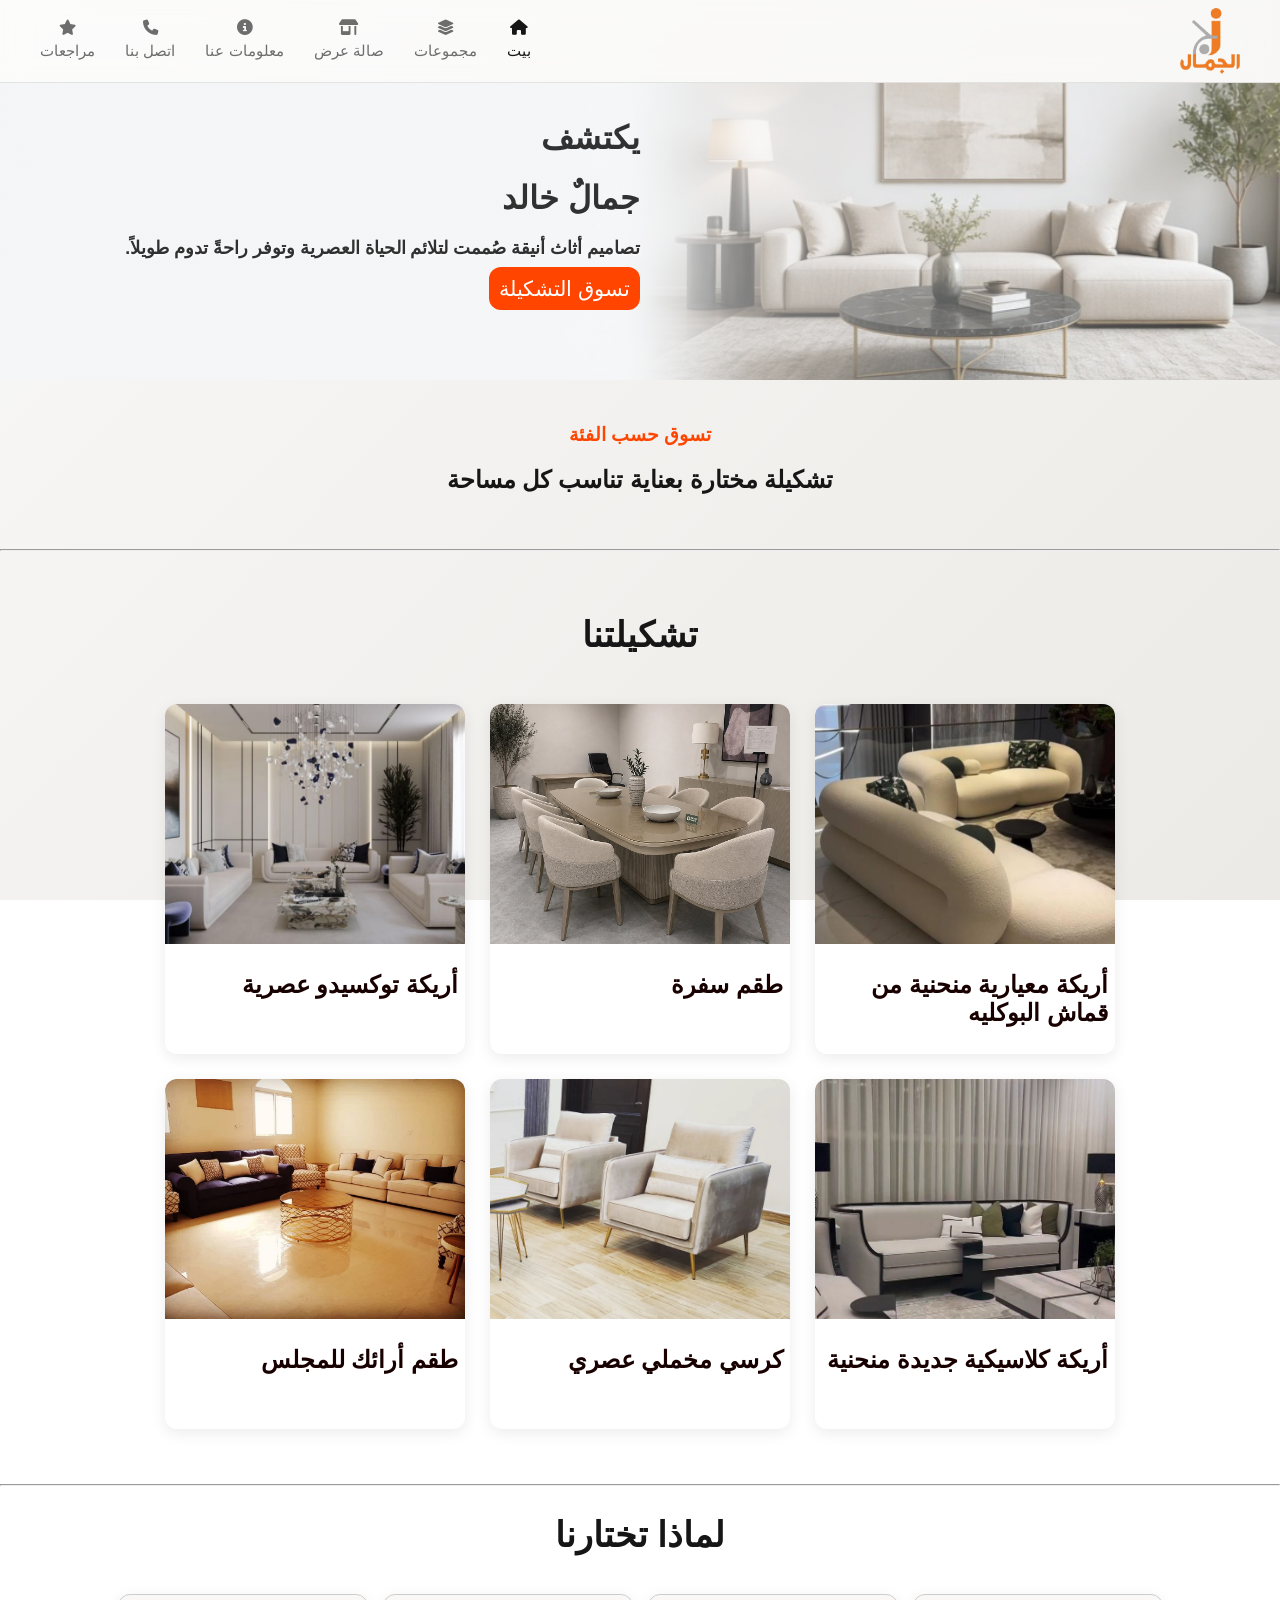
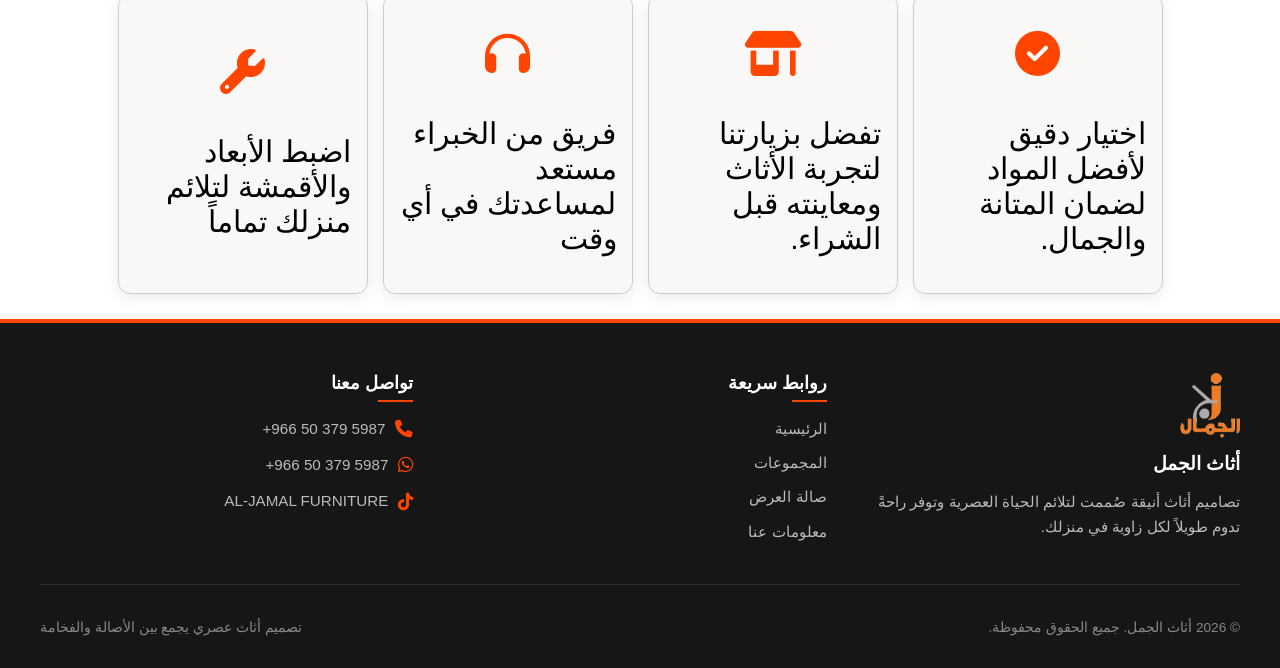
<file: index.html>
<!DOCTYPE html>
<html lang="ar" dir="rtl">

<head>
    <meta charset="UTF-8">
    <meta name="viewport" content="width=device-width, initial-scale=1.0">
    <title>أثاث الجمل</title>
    <link rel="stylesheet" href="https://cdnjs.cloudflare.com/ajax/libs/font-awesome/6.7.2/css/all.min.css">
    <link rel="stylesheet" href="navbar.css">
    <link rel="icon" href="logo.png" type="image/x-icon">
    <style>
        * {
            box-sizing: border-box;
            transition: 0.3s ease-out;
        }

        html{
            scroll-behavior: smooth;
        }

        body {
            margin: 0;
            padding: 0;
        }



        .hero_container {
            display: block;
            margin: 0;
            background-image: linear-gradient(to right, rgba(244, 245, 247, 0.9), rgba(238, 244, 250, 0.2)), url("hero_image.jpg");
            background-size: cover;
            width: 100%;
            min-height: 33vh;
            background-position: right;
            margin: 0;
            padding: 15px;
        }

        .hero_container .text {
            height: 100%;
            max-width: 50%;
            margin-right: auto;
        }

        .hero_container .text h1 {
            color: rgb(49, 49, 49);
            font-size: 2rem;
        }

        .hero_container .text p {
            color: rgb(49, 49, 49);
            font-weight: bold;
            text-shadow: 1px 1px 3px rgba(255, 255, 255, 0.8);
            font-size: 1.1rem;
        }

        .hero_container .text a {
            background-color: orangered;
            padding: 10px;
            border-radius: 12px;
            color: white;
            text-decoration: none;
            font-size: 1.3rem;
        }

        .hero_container .text a:hover {
            background-color: red;
        }

        .orange {
            color: orangered;
        }

        .center {
            text-align: center;
        }

        article {
            margin: 15px;
            padding: 10px;
        }

        hr {
            margin: 10px 0;
        }

        /* Product Grid & Cards Styling */
        .products_grid {
            display: flex;
            justify-content: center;
            align-items: center;
            gap: 25px;
            flex-wrap: wrap;
            padding: 20px;
            max-width: 1200px;
            margin: 0 auto;
        }

        .product_card {
            background: #fff;
            border-radius: 12px;
            overflow: hidden;
            box-shadow: 0 4px 15px rgba(0, 0, 0, 0.08);
            display: flex;
            flex-direction: column;
            text-align: right;
            width: 300px;
            height: 350px;
        }

        .product_card:hover {
            transform: translateY(-5px);
            box-shadow: 0 8px 25px rgba(0, 0, 0, 0.12);
        }

        .product_image_container {
            width: 100%;
            height: 240px;
            overflow: hidden;
            background-color: #f7f7f7;
        }

        .product_card img {
            width: 100%;
            height: 100%;
            object-fit: cover;
            transition: transform 0.4s ease;
        }

        .product_details {
            padding: 7px;
        }

        .product_details h2 {
            color: rgb(24, 0, 0);
        }

        /* Popup Styling */
        .popup_container {
            position: fixed;
            top: 0;
            left: 0;
            height: 100vh;
            width: 100vw;
            box-sizing: border-box;
            background-color: rgba(0, 0, 0, 0.5);
            display: none;
            justify-content: center;
            align-items: center;
            z-index: 1000;
        }

        .popup_container.active {
            display: flex;
        }

        .popup {
            background: #fff;
            padding: 20px;
            border-radius: 12px;
            max-width: 500px;
            width: 90%;
            display: flex;
            flex-direction: column;
            gap: 15px;
        }

        .display_image img {
            width: 100%;
            height: 250px;
            object-fit: cover;
            border-radius: 8px;
        }

        #close {
            background-color: #333;
            color: white;
            border: none;
            padding: 8px 12px;
            border-radius: 8px;
            cursor: pointer;
            align-self: flex-end;
        }


        hr {
            margin: 25px 0;
        }


        .title_text {
            font-size: 35px;
        }



        .offer_card_container {
            display: flex;
            justify-content: center;
            align-items: center;
            gap: 15px;
            flex-wrap: wrap;
        }




        .offer_card {
            display: flex;
            background-color: #faf7f7;
            border: 1px solid rgb(206, 205, 205);
            justify-content: center;
            align-items: center;
            width: 250px;
            height: 300px;
            border-radius: 12px;
            box-shadow: 0px 4px 15px rgba(0, 0, 0, 0.08);
            flex-direction: column;
            padding: 15px;
            gap: 40px;
        }

        .offer_card .icon {
            margin: 0;
            background-color: transparent;
            font-size: 45px;
            color: orangered;
        }




        .offer_card p {
            color: black;
            margin: 0;
            font-size: 30px;
        }



        @media (max-width: 720px) {
            .offer_card {
                width: 100%;
                height: 200px;
                min-height: fit-content;
            }
        }

        /* Responsive adjustments for product cards */
        @media (max-width: 720px) {
            .products_grid {
                justify-content: stretch;
                padding: 10px;
                gap: 15px;
            }

            .product_card {
                width: 100%;
                /* Take up full width on mobile */
                height: auto;
                /* Let content dictate height instead of fixed 350px */
                max-width: 100%;
            }

            .product_image_container {
                height: 200px;
                /* Slightly shorter image height on mobile */
            }

            .product_details h2 {
                font-size: 0.95rem;
                /* Scale down heading text slightly for small screens */
            }
        }


        footer {
            background-color: rgb(22, 22, 22);
            color: #f1f1f1;
            padding: 50px 20px 20px;
            border-top: 4px solid orangered;
        }

        .footer_container {
            max-width: 1200px;
            margin: 0 auto;
            display: grid;
            grid-template-columns: repeat(auto-fit, minmax(240px, 1fr));
            gap: 40px;
            padding-bottom: 40px;
            border-bottom: 1px solid rgba(255, 255, 255, 0.1);
        }

        .footer_col {
            display: flex;
            flex-direction: column;
            gap: 15px;
        }

        .footer_col.brand_col {
            align-items: flex-start;
        }

        .footer_col img {
            width: 60px;
            height: auto;
            border-radius: 8px;
        }

        .footer_col h3,
        .footer_col h4 {
            margin: 0;
            color: #fff;
        }

        .footer_col h4 {
            font-size: 1.1rem;
            position: relative;
            padding-bottom: 8px;
        }

        .footer_col h4::after {
            content: '';
            position: absolute;
            right: 0;
            bottom: 0;
            width: 35px;
            height: 2px;
            background-color: orangered;
        }

        .footer_col p,
        .footer_col a {
            color: #bbb;
            font-size: 0.95rem;
            text-decoration: none;
            line-height: 1.6;
            margin: 0;
        }

        .footer_col a:hover {
            color: orangered;
        }

        .footer_links {
            list-style: none;
            padding: 0;
            margin: 0;
            display: flex;
            flex-direction: column;
            gap: 10px;
        }

        .footer_contacts {
            display: flex;
            flex-direction: column;
            gap: 12px;
        }

        .contact_item {
            display: flex;
            align-items: center;
            gap: 10px;
            direction: ltr;
            justify-content: flex-end;
            /* Keeps alignment clean in RTL layout */
        }

        .contact_item i {
            color: orangered;
            font-size: 1.1rem;
        }

        .footer_bottom {
            max-width: 1200px;
            margin: 20px auto 0;
            display: flex;
            justify-content: space-between;
            align-items: center;
            flex-wrap: wrap;
            gap: 15px;
            font-size: 0.85rem;
            color: #888;
        }

        @media (max-width: 768px) {
            .footer_bottom {
                flex-direction: column;
                text-align: center;
            }
        }
    </style>
</head>

<body>
    <div class="popup_container">
        <div class="popup">

        </div>
    </div>
    <header class="site-header">
        <div class="container nav-wrap">
            <a href="#" class="brand" aria-label="Aljamal home">
                <img src="logo.png" alt="Aljamal logo" class="brand-logo">
            </a>

            <nav class="nav">
                <a href="#" class="current_site"><i class="fa-solid fa-home"></i>بيت</a>
                <a href="collection.html"><i class="fa-solid fa-layer-group"></i>مجموعات</a>
                <a href="uncomeplete.html"><i class="fa-solid fa-shop"></i>صالة عرض</a>
                <a href="uncomeplete.html"><i class="fa-solid fa-circle-info"></i>معلومات عنا</a>
                <a href="#contacts"><i class="fa-solid fa-phone"></i>اتصل بنا</a>
                <a href="uncomeplete.html"><i class="fa-solid fa-star"></i>مراجعات</a>
            </nav>
        </div>
    </header>
    <main>
        <div class="bottom_nav">
            <nav class="nav">
                <a href="#" class="current_site"><i class="fa-solid fa-home"></i>بيت</a>
                <a href="collection.html"><i class="fa-solid fa-layer-group"></i>مجموعات</a>
                <a href="uncomeplete.html"><i class="fa-solid fa-shop"></i>صالة عرض</a>
                <a href="uncomeplete.html"><i class="fa-solid fa-circle-info"></i>معلومات عنا</a>
                <a href="#contacts"><i class="fa-solid fa-phone"></i>اتصل بنا</a>
                <a href="uncomeplete.html"><i class="fa-solid fa-star"></i>مراجعات</a>
            </nav>
        </div>
        <div class="hero_container">
            <div class="text">
                <h1>
                    يكتشف
                </h1>
                <h1>
                    جمالٌ خالد
                </h1>
                <p>
                    تصاميم أثاث أنيقة صُممت لتلائم الحياة العصرية وتوفر راحةً تدوم طويلاً.
                </p>
                <a href="collection.html">تسوق التشكيلة</a>
            </div>
        </div>
        <article>
            <h3 class="orange center">تسوق حسب الفئة </h3>
            <h2 class="center">تشكيلة مختارة بعناية تناسب كل مساحة</h2>
        </article>
        <hr>
        <article>
            <h2 class="center title_text">
                تشكيلتنا
            </h2>
            <div id="products-container" class="products_grid">
                <div class="product_card">
                    <div class="product_image_container">
                        <img src="furniture_pics/1.jpg" alt="">
                    </div>
                    <div class="product_details">
                        <h2>أريكة معيارية منحنية من قماش البوكليه</h2>
                    </div>
                </div>
                <div class="product_card">
                    <div class="product_image_container">
                        <img src="furniture_pics/2.jpg" alt="">
                    </div>
                    <div class="product_details">
                        <h2>طقم سفرة</h2>
                    </div>
                </div>
                <div class="product_card">
                    <div class="product_image_container">
                        <img src="furniture_pics/3.jpg" alt="">
                    </div>
                    <div class="product_details">
                        <h2>أريكة توكسيدو عصرية</h2>
                    </div>
                </div>
                <div class="product_card">
                    <div class="product_image_container">
                        <img src="furniture_pics/4.jpg" alt="">
                    </div>
                    <div class="product_details">
                        <h2>أريكة كلاسيكية جديدة منحنية</h2>
                    </div>
                </div>
                <div class="product_card">
                    <div class="product_image_container">
                        <img src="furniture_pics/5.jpg" alt="">
                    </div>
                    <div class="product_details">
                        <h2>كرسي مخملي عصري</h2>
                    </div>
                </div>
                <div class="product_card">
                    <div class="product_image_container">
                        <img src="furniture_pics/6.jpg" alt="">
                    </div>
                    <div class="product_details">
                        <h2>طقم أرائك للمجلس</h2>
                    </div>
                </div>
            </div>
        </article>
        <hr>
        <h2 class="center title_text">لماذا تختارنا</h2>
        <article class="offer_card_container">
            <div class="offer_card">
                <i class="fa-solid fa-circle-check icon"></i>
                <p>اختيار دقيق لأفضل المواد لضمان المتانة والجمال.</p>
            </div>
            <div class="offer_card">
                <i class="fa-solid fa-shop icon"></i>
                <p>تفضل بزيارتنا لتجربة الأثاث ومعاينته قبل الشراء.</p>
            </div>
            <div class="offer_card">
                <i class="fa-solid fa-headphones icon"></i>
                <p>فريق من الخبراء مستعد لمساعدتك في أي وقت</p>
            </div>
            <div class="offer_card">
                <i class="fa-solid fa-wrench icon"></i>
                <p>اضبط الأبعاد والأقمشة لتلائم منزلك تماماً</p>
            </div>
        </article>
    </main>
    <footer>
        <div class="footer_container">
            <!-- Column 1: Brand Info -->
            <div class="footer_col brand_col">
                <img src="logo.png" alt="Al-Jamal logo">
                <h3 class="orange">أثاث الجمل</h3>
                <p>تصاميم أثاث أنيقة صُممت لتلائم الحياة العصرية وتوفر راحةً تدوم طويلاً لكل زاوية في منزلك.</p>
            </div>

            <!-- Column 2: Quick Links -->
            <div class="footer_col">
                <h4>روابط سريعة</h4>
                <ul class="footer_links">
                    <li><a href="#">الرئيسية</a></li>
                    <li><a href="#">المجموعات</a></li>
                    <li><a href="#">صالة العرض</a></li>
                    <li><a href="#">معلومات عنا</a></li>
                </ul>
            </div>



            <!-- Column 3: Contacts -->
            <div class="footer_col">
                <h4>تواصل معنا</h4>
                <div class="footer_contacts" id="contacts">
                    <div class="contact_item">
                        <a href="tel:+966503795987">+966 50 379 5987</a>
                        <i class="fa-solid fa-phone"></i>
                    </div>
                    <div class="contact_item">
                        <a href="https://wa.me/+966503795987" target="_blank">+966 50 379 5987</a>
                        <i class="fa-brands fa-whatsapp"></i>
                    </div>
                    <div class="contact_item">
                        <a href="https://www.tiktok.com/@user51785498659003?_r=1&_t=ZS-9AWbyBmHoJR" target="_blank">AL-JAMAL FURNITURE</a>
                        <i class="fa-brands fa-tiktok"></i>
                    </div>
                </div>
            </div>
        </div>

        <div class="footer_bottom">
            <p>&copy; 2026 أثاث الجمل. جميع الحقوق محفوظة.</p>
            <p>تصميم أثاث عصري يجمع بين الأصالة والفخامة</p>
        </div>
    </footer>
    <script>
        const productsContainer = document.getElementById("products-container");

        productsContainer.addEventListener("click", (event) => {
            const card = event.target.closest(".product_card");
            if (card) {
                const popupContainer = document.querySelector(".popup_container");
                const popup = document.querySelector(".popup");
                popupContainer.classList.add("active");

                const productId = card.id;
                // Grab the text content directly from the h2 element inside the clicked card
                const productName = card.querySelector(".product_details h2").textContent;
                const productPIC = card.querySelector(".product_image_container img").src;

                popup.innerHTML = `
                    <button id="close">إغلاق</button>
                    <div class="display_image">
                        <img src="${productPIC}" alt="" onclick="this.requestFullscreen()">
                    </div>
                    <div class="product_display_details">
                        <h2>${productName}</h2>
                    </div>
                `;

                const closeBtn = document.getElementById("close");

                closeBtn.addEventListener("click", () => {
                    popupContainer.classList.remove("active");
                });
            }
        });
    </script>
</body>

</html>
</file>
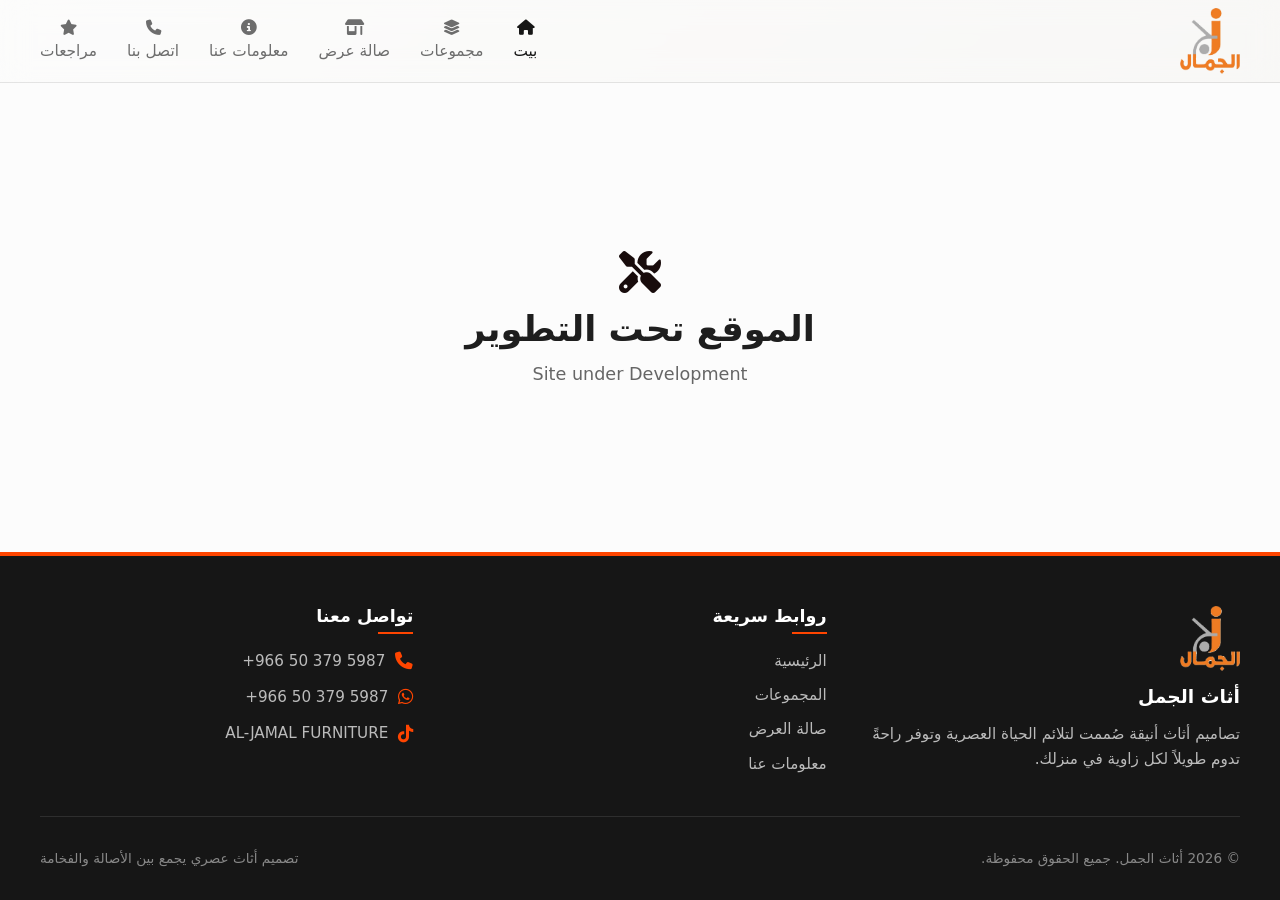
<file: uncomeplete.html>
<!DOCTYPE html>
<html lang="ar" dir="rtl">

<head>
    <meta charset="UTF-8">
    <meta name="viewport" content="width=device-width, initial-scale=1.0">
    <title>أثاث الجمل - قريباً</title>
    <link rel="stylesheet" href="https://cdnjs.cloudflare.com/ajax/libs/font-awesome/6.7.2/css/all.min.css">
    <link rel="stylesheet" href="navbar.css">
    <link rel="icon" href="logo.png" type="image/x-icon">
    <style>
        * {
            box-sizing: border-box;
            transition: 0.3s ease-out;
        }

        body {
            margin: 0;
            padding: 0;
            font-family: system-ui, -apple-system, sans-serif;
            display: flex;
            flex-direction: column;
            min-height: 100vh;
        }

        .orange {
            color: orangered;
        }

        .center {
            text-align: center;
        }

        /* Under Development Main Section Styling */
        main {
            flex: 1;
            display: flex;
            flex-direction: column;
            justify-content: center;
            align-items: center;
            padding: 40px 20px;
            gap: 20px;
            background-color: #fcfcfc;
        }

        .development_box {
            display: flex;
            flex-direction: column;
            align-items: center;
            gap: 15px;
            text-align: center;
        }

        .development_box i {
            font-size: 80px;
            color: orangered;
        }

        .development_box h1 {
            font-size: 2.2rem;
            color: rgb(30, 30, 30);
            margin: 0;
        }

        .development_box p {
            font-size: 1.1rem;
            color: #666;
            margin: 0;
        }

        /* Redesigned Footer Styles */
        footer {
            background-color: rgb(22, 22, 22);
            color: #f1f1f1;
            padding: 50px 20px 20px;
            border-top: 4px solid orangered;
        }

        .footer_container {
            max-width: 1200px;
            margin: 0 auto;
            display: grid;
            grid-template-columns: repeat(auto-fit, minmax(240px, 1fr));
            gap: 40px;
            padding-bottom: 40px;
            border-bottom: 1px solid rgba(255, 255, 255, 0.1);
        }

        .footer_col {
            display: flex;
            flex-direction: column;
            gap: 15px;
        }

        .footer_col.brand_col {
            align-items: flex-start;
        }

        .footer_col img {
            width: 60px;
            height: auto;
            border-radius: 8px;
        }

        .footer_col h3,
        .footer_col h4 {
            margin: 0;
            color: #fff;
        }

        .footer_col h4 {
            font-size: 1.1rem;
            position: relative;
            padding-bottom: 8px;
        }

        .footer_col h4::after {
            content: '';
            position: absolute;
            right: 0;
            bottom: 0;
            width: 35px;
            height: 2px;
            background-color: orangered;
        }

        .footer_col p,
        .footer_col a {
            color: #bbb;
            font-size: 0.95rem;
            text-decoration: none;
            line-height: 1.6;
            margin: 0;
        }

        .footer_col a:hover {
            color: orangered;
        }

        .footer_links {
            list-style: none;
            padding: 0;
            margin: 0;
            display: flex;
            flex-direction: column;
            gap: 10px;
        }

        .footer_contacts {
            display: flex;
            flex-direction: column;
            gap: 12px;
        }

        .contact_item {
            display: flex;
            align-items: center;
            gap: 10px;
            direction: ltr;
            justify-content: flex-end;
        }

        .contact_item i {
            color: orangered;
            font-size: 1.1rem;
        }

        .footer_bottom {
            max-width: 1200px;
            margin: 20px auto 0;
            display: flex;
            justify-content: space-between;
            align-items: center;
            flex-wrap: wrap;
            gap: 15px;
            font-size: 0.85rem;
            color: #888;
        }

        @media (max-width: 768px) {
            .footer_bottom {
                flex-direction: column;
                text-align: center;
            }
        }
    </style>
</head>

<body>
    <header class="site-header">
        <div class="container nav-wrap">
            <a href="#" class="brand" aria-label="Aljamal home">
                <img src="logo.png" alt="Aljamal logo" class="brand-logo">
            </a>

            <nav class="nav">
                <a href="index.html" class="current_site"><i class="fa-solid fa-home"></i>بيت</a>
                <a href="#"><i class="fa-solid fa-layer-group"></i>مجموعات</a>
                <a href="#"><i class="fa-solid fa-shop"></i>صالة عرض</a>
                <a href="#"><i class="fa-solid fa-circle-info"></i>معلومات عنا</a>
                <a href="#contacts"><i class="fa-solid fa-phone"></i>اتصل بنا</a>
                <a href="#"><i class="fa-solid fa-star"></i>مراجعات</a>
            </nav>
        </div>
    </header>

    <main>
        <div class="bottom_nav">
            <nav class="nav">
                <a href="index.html" class="current_site"><i class="fa-solid fa-home"></i>بيت</a>
                <a href="#"><i class="fa-solid fa-layer-group"></i>مجموعات</a>
                <a href="#"><i class="fa-solid fa-shop"></i>صالة عرض</a>
                <a href="#"><i class="fa-solid fa-circle-info"></i>معلومات عنا</a>
                <a href="#contacts"><i class="fa-solid fa-phone"></i>اتصل بنا</a>
                <a href="#"><i class="fa-solid fa-star"></i>مراجعات</a>
            </nav>
        </div>
        <div class="development_box">
            <i class="fa-solid fa-tools" style="font-size: 42px; color: rgb(24, 12, 12);"></i>
            <h1>الموقع تحت التطوير</h1>
            <p>Site under Development</p>
        </div>
    </main>

    <footer>
        <div class="footer_container">
            <div class="footer_col brand_col">
                <img src="logo.png" alt="Al-Jamal logo">
                <h3 class="orange">أثاث الجمل</h3>
                <p>تصاميم أثاث أنيقة صُممت لتلائم الحياة العصرية وتوفر راحةً تدوم طويلاً لكل زاوية في منزلك.</p>
            </div>

            <div class="footer_col">
                <h4>روابط سريعة</h4>
                <ul class="footer_links">
                    <li><a href="#">الرئيسية</a></li>
                    <li><a href="#">المجموعات</a></li>
                    <li><a href="#">صالة العرض</a></li>
                    <li><a href="#">معلومات عنا</a></li>
                </ul>
            </div>


            <div class="footer_col">
                <h4>تواصل معنا</h4>
                <div class="footer_contacts">
                    <div class="contact_item">
                        <a href="tel:+966503795987">+966 50 379 5987</a>
                        <i class="fa-solid fa-phone"></i>
                    </div>
                    <div class="contact_item">
                        <a href="#" target="_blank">+966 50 379 5987</a>
                        <i class="fa-brands fa-whatsapp"></i>
                    </div>
                        <div class="contact_item">
                        <a href="https://www.tiktok.com/@user51785498659003?_r=1&_t=ZS-9AWbyBmHoJR" target="_blank">AL-JAMAL FURNITURE</a>
                        <i class="fa-brands fa-tiktok"></i>
                    </div>
                </div>
            </div>
        </div>

        <div class="footer_bottom">
            <p>&copy; 2026 أثاث الجمل. جميع الحقوق محفوظة.</p>
            <p>تصميم أثاث عصري يجمع بين الأصالة والفخامة</p>
        </div>
    </footer>
</body>

</html>
</file>
<file: navbar.css>
:root {
    --bg: #f5f5f3;
    --panel: rgba(255, 255, 255, 0.72);
    --panel-strong: #ffffff;
    --text: #161616;
    --muted: #6d6d6d;
    --line: rgba(22, 22, 22, 0.1);
    --shadow: 0 18px 40px rgba(0, 0, 0, 0.08);
}

* {
    box-sizing: border-box;
}

body {
    margin: 0;
    font-family: Arial, Helvetica, sans-serif;
    background: linear-gradient(135deg, #f8f8f7 0%, #eceae6 100%);
    color: var(--text);
    padding-bottom: 70px;
    background-repeat: no-repeat;
    background-attachment: fixed;
}

.site-header {
    position: sticky;
    top: 0;
    z-index: 10;
    backdrop-filter: blur(14px);
    background: rgba(255, 255, 255, 0.5);
    border-bottom: 1px solid var(--line);
}

.container {
    width: min(1200px, calc(100% - 32px));
    margin: 0 auto;
}

.nav-wrap {
    display: flex;
    align-items: center;
    justify-content: space-between;
    min-height: 82px;
    gap: 20px;
}

.brand {
    display: inline-flex;
    align-items: center;
    justify-content: center;
    text-decoration: none;
}

.brand-logo {
    display: block;
    width: 60px;
    max-width: 100%;
    height: auto;

}


.nav {
    display: flex;
    align-items: center;
    gap: 30px;
}

.nav a {
    text-decoration: none;
    color: var(--muted);
    font-size: 0.96rem;
    transition: color 0.2s ease;
    border-bottom: 2px solid transparent;
}

.nav a:hover {
    color: var(--text);
    border-bottom: 2px solid orangered;
}
.bottom_nav {
    position: fixed;
    bottom: 0;
    left: 0;
    width: 100%;
    background: rgba(255, 255, 255, 0.95);
    backdrop-filter: blur(14px);
    border-top: 1px solid var(--line);
    z-index: 10;
    padding: 5px 0;
    display: none;
    height: 60px;
}

.bottom_nav .nav {
    display: flex;
    justify-content: space-around; /* Distributes items evenly across the width */
    align-items: center;
    width: 100%;
    gap: 0; /* Remove wide gap so they fit evenly */
}

/* Specific styling for bottom navigation links to prevent overlapping */
.bottom_nav .nav a {
    display: flex;
    flex-direction: column;
    justify-content: center;
    align-items: center;
    text-decoration: none;
    color: var(--muted);
    font-size: 0.65rem; /* Smaller text to fit neatly underneath icons */
    flex: 1; /* Makes each link share equal width */
}

.bottom_nav .nav a .icon,
.bottom_nav .nav a i {
    font-size: 18px; /* Control icon size properly so it doesn't overflow */
    color: rgb(20, 20, 20);
    margin-bottom: 2px;
}

.bottom_nav .nav a.current_site {
    color: orangered; /* Highlight active bottom tab */
}

.nav a {
    display: flex;
    flex-direction: column;
    justify-content: center;
    align-items: center;
    gap: 6px;
}

.nav a .icon {
    background-color: transparent;
    color: rgb(20, 20, 20);
    font-size: 30px;
}

.nav .current_site {
    color: var(--text);
}


@media (max-width: 760px) {
    .bottom_nav {
        display: block
    }

    .site-header .nav {
        display: none;
    }

    footer{
        margin-bottom: 60px;
    }
}
</file>
